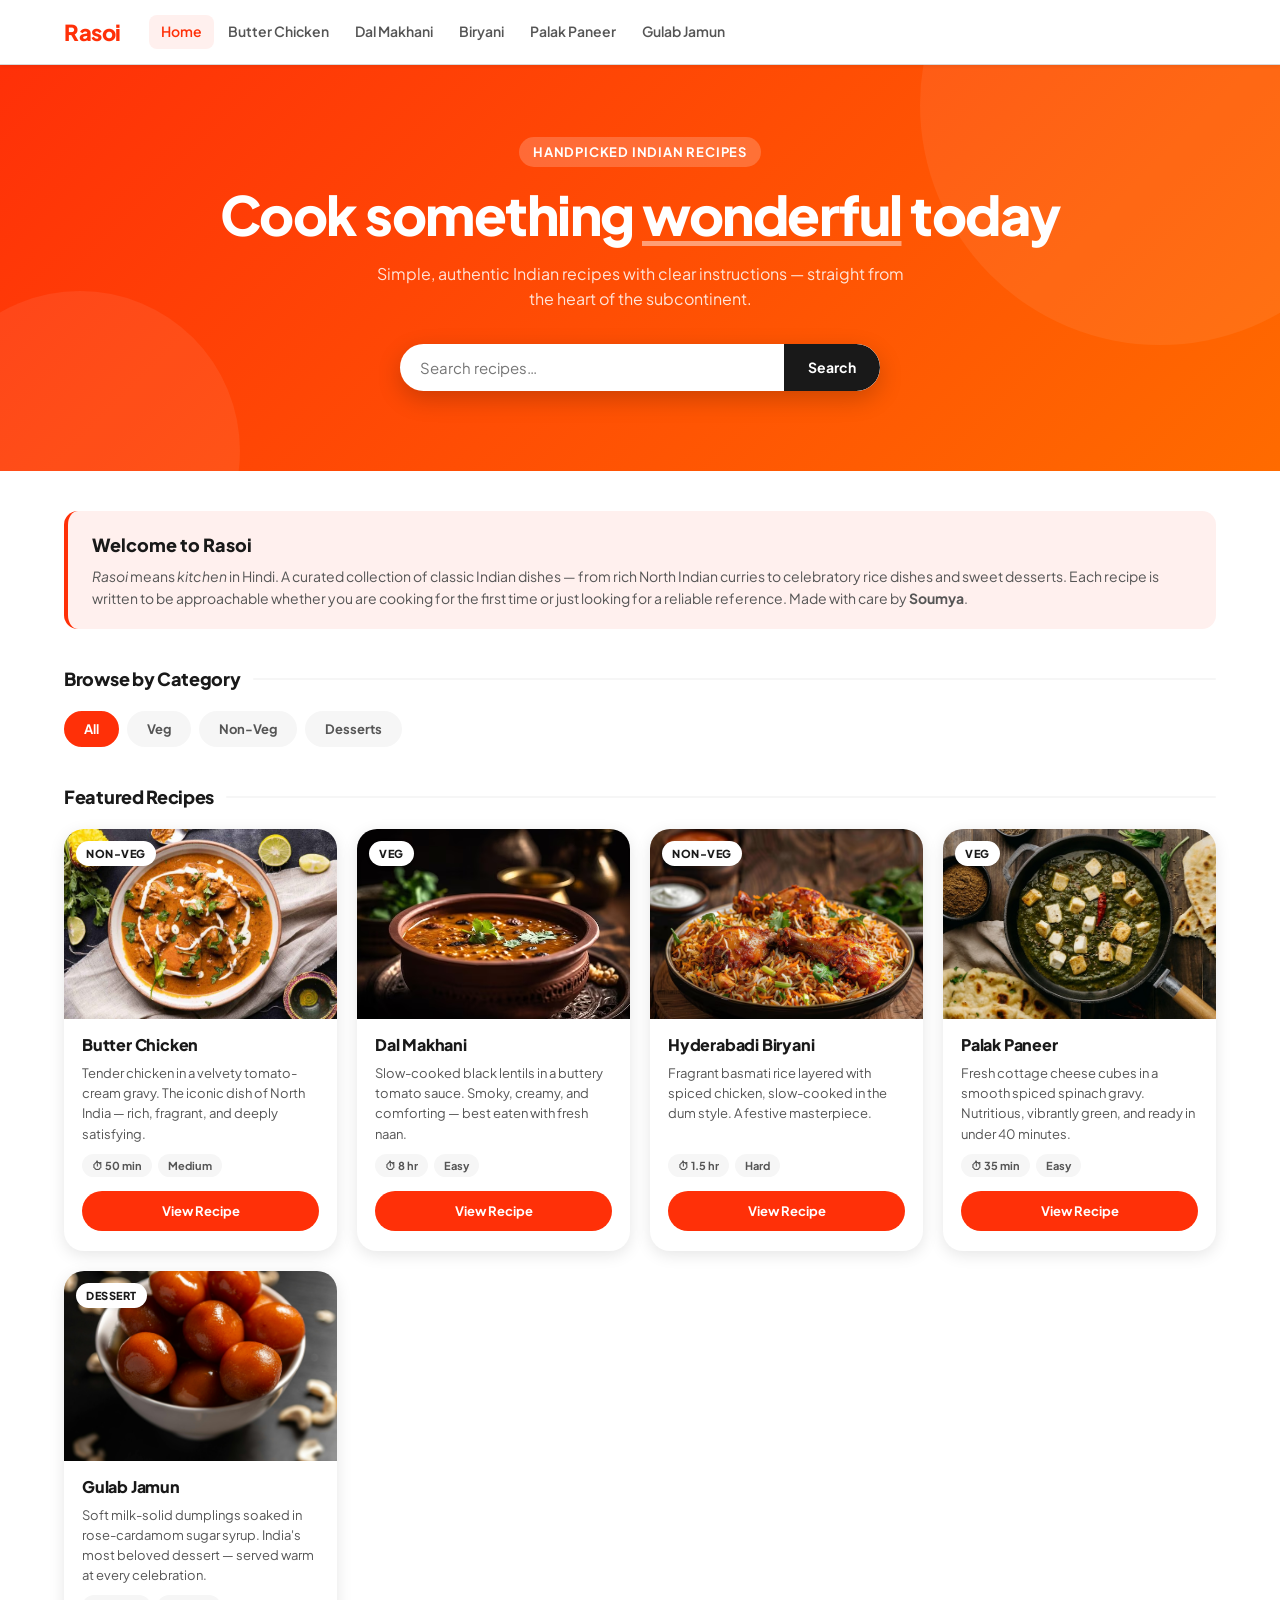
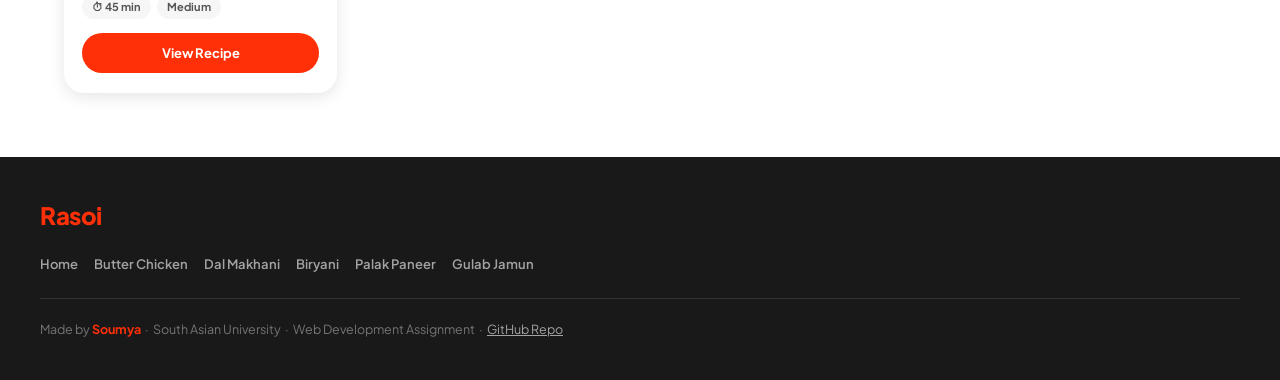
<file: index.html>
<!DOCTYPE html>
<html lang="en">
<head>
  <meta charset="UTF-8" />
  <meta name="viewport" content="width=device-width, initial-scale=1.0" />
  <title>Rasoi — Indian Recipes by Soumya</title>
  <link rel="stylesheet" href="css/styles.css" />
</head>
<body>

<!-- ── Navbar ── -->
<nav class="navbar">
  <div class="nav-inner">
    <a href="index.html" class="nav-logo">Rasoi</a>
    <div class="nav-links">
      <a href="index.html" class="active">Home</a>
      <a href="recipe1.html">Butter Chicken</a>
      <a href="recipe2.html">Dal Makhani</a>
      <a href="recipe3.html">Biryani</a>
      <a href="recipe4.html">Palak Paneer</a>
      <a href="recipe5.html">Gulab Jamun</a>
    </div>
    <label class="hamburger-label" for="menu-toggle" aria-label="Open navigation">
      <span></span><span></span><span></span>
    </label>
  </div>
  <input type="checkbox" id="menu-toggle" />  <!--  moved outside nav-inner -->
  
  <div class="nav-drawer">
    <a href="index.html" class="active">Home</a>
    <a href="recipe1.html">Butter Chicken</a>
    <a href="recipe2.html">Dal Makhani</a>
    <a href="recipe3.html">Biryani</a>
    <a href="recipe4.html">Palak Paneer</a>
    <a href="recipe5.html">Gulab Jamun</a>
  </div>
</nav>

<!-- ── Hero ── -->
<section class="hero">
  <span class="hero-eyebrow">Handpicked Indian Recipes</span>
  <h1>Cook something <em>wonderful</em> today</h1>
  <p class="hero-sub">Simple, authentic Indian recipes with clear instructions — straight from the heart of the subcontinent.</p>
  <div class="search-wrap">
    <input type="search" placeholder="Search recipes…" aria-label="Search recipes" />
    <button type="submit">Search</button>
  </div>
</section>

<div class="container">

  <!-- Intro card -->
  <div class="intro-card">
    <!-- <span class="intro-glyph">🫕</span> -->
    <div>
      <h2>Welcome to Rasoi</h2>
      <p><em>Rasoi</em> means <em>kitchen</em> in Hindi. A curated collection of classic Indian dishes — from rich North Indian curries to celebratory rice dishes and sweet desserts. Each recipe is written to be approachable whether you are cooking for the first time or just looking for a reliable reference. Made with care by <strong>Soumya</strong>.</p>
    </div>
  </div>

  <!-- Category filter -->
  <div class="ruled-label"><span>Browse by Category</span></div>
  <div class="cat-strip">
    <button class="cat-pill active">All</button>
    <button class="cat-pill">Veg</button>
    <button class="cat-pill">Non-Veg</button>
    <button class="cat-pill">Desserts</button>
  </div>

  <!-- Recipe cards -->
  <div class="ruled-label"><span>Featured Recipes</span></div>

  <div class="cards-grid">

    <!-- Butter Chicken -->
    <article class="recipe-card">
      <div class="card-img">
        <img src="./images/Butter-chicken.jpg" alt="Butter Chicken in a bowl" loading="lazy" />
        <span class="card-badge">Non-Veg</span>
      </div>
      <div class="card-body">
        <h3>Butter Chicken</h3>
        <p class="card-desc">Tender chicken in a velvety tomato-cream gravy. The iconic dish of North India — rich, fragrant, and deeply satisfying.</p>
        <div class="meta-row">
          <span class="meta-pill">⏱ 50 min</span>
          <span class="meta-pill">Medium</span>
        </div>
        <a href="recipe1.html" class="btn">View Recipe</a>
      </div>
    </article>

    <!-- Dal Makhani -->
    <article class="recipe-card">
      <div class="card-img">
        <img src="./images/Dal-makhani.jpg" alt="Dal Makhani" loading="lazy" />
        <span class="card-badge">Veg</span>
      </div>
      <div class="card-body">
        <h3>Dal Makhani</h3>
        <p class="card-desc">Slow-cooked black lentils in a buttery tomato sauce. Smoky, creamy, and comforting — best eaten with fresh naan.</p>
        <div class="meta-row">
          <span class="meta-pill">⏱ 8 hr</span>
          <span class="meta-pill">Easy</span>
        </div>
        <a href="recipe2.html" class="btn">View Recipe</a>
      </div>
    </article>

    <!-- Biryani -->
    <article class="recipe-card">
      <div class="card-img">
        <img src="./images/Biriyani.jpeg" alt="Hyderabadi Biryani" loading="lazy" />
        <span class="card-badge">Non-Veg</span>
      </div>
      <div class="card-body">
        <h3>Hyderabadi Biryani</h3>
        <p class="card-desc">Fragrant basmati rice layered with spiced chicken, slow-cooked in the dum style. A festive masterpiece.</p>
        <div class="meta-row">
          <span class="meta-pill">⏱ 1.5 hr</span>
          <span class="meta-pill">Hard</span>
        </div>
        <a href="recipe3.html" class="btn">View Recipe</a>
      </div>
    </article>

    <!-- Palak Paneer -->
    <article class="recipe-card">
      <div class="card-img">
        <img src="./images/palak paneer.jpg" alt="Palak Paneer" loading="lazy" />
        <span class="card-badge">Veg</span>
      </div>
      <div class="card-body">
        <h3>Palak Paneer</h3>
        <p class="card-desc">Fresh cottage cheese cubes in a smooth spiced spinach gravy. Nutritious, vibrantly green, and ready in under 40 minutes.</p>
        <div class="meta-row">
          <span class="meta-pill">⏱ 35 min</span>
          <span class="meta-pill">Easy</span>
        </div>
        <a href="recipe4.html" class="btn">View Recipe</a>
      </div>
    </article>

    <!-- Gulab Jamun -->
    <article class="recipe-card">
      <div class="card-img">
        <img src="./images/Gulab Jamun .jpg" alt="Gulab Jamun" loading="lazy" />
        <span class="card-badge">Dessert</span>
      </div>
      <div class="card-body">
        <h3>Gulab Jamun</h3>
        <p class="card-desc">Soft milk-solid dumplings soaked in rose-cardamom sugar syrup. India's most beloved dessert — served warm at every celebration.</p>
        <div class="meta-row">
          <span class="meta-pill">⏱ 45 min</span>
          <span class="meta-pill">Medium</span>
        </div>
        <a href="recipe5.html" class="btn">View Recipe</a>
      </div>
    </article>

  </div>

</div>

<!-- Footer -->
<footer>
  <div class="footer-inner">
    <div class="footer-logo">Rasoi</div>
    <nav class="footer-nav">
      <a href="index.html">Home</a>
      <a href="recipe1.html">Butter Chicken</a>
      <a href="recipe2.html">Dal Makhani</a>
      <a href="recipe3.html">Biryani</a>
      <a href="recipe4.html">Palak Paneer</a>
      <a href="recipe5.html">Gulab Jamun</a>
    </nav>
    <div class="footer-rule"></div>
    <p class="footer-copy">
      Made by <strong style="color:#FF3008">Soumya</strong> &nbsp;·&nbsp;
      South Asian University &nbsp;·&nbsp;
      Web Development Assignment &nbsp;·&nbsp;
      <a href="https://github.com/soumyax007/Rasoi.git" target="_blank" rel="noopener">GitHub Repo</a>
    </p>
  </div>
</footer>

</body>
</html>
</file>
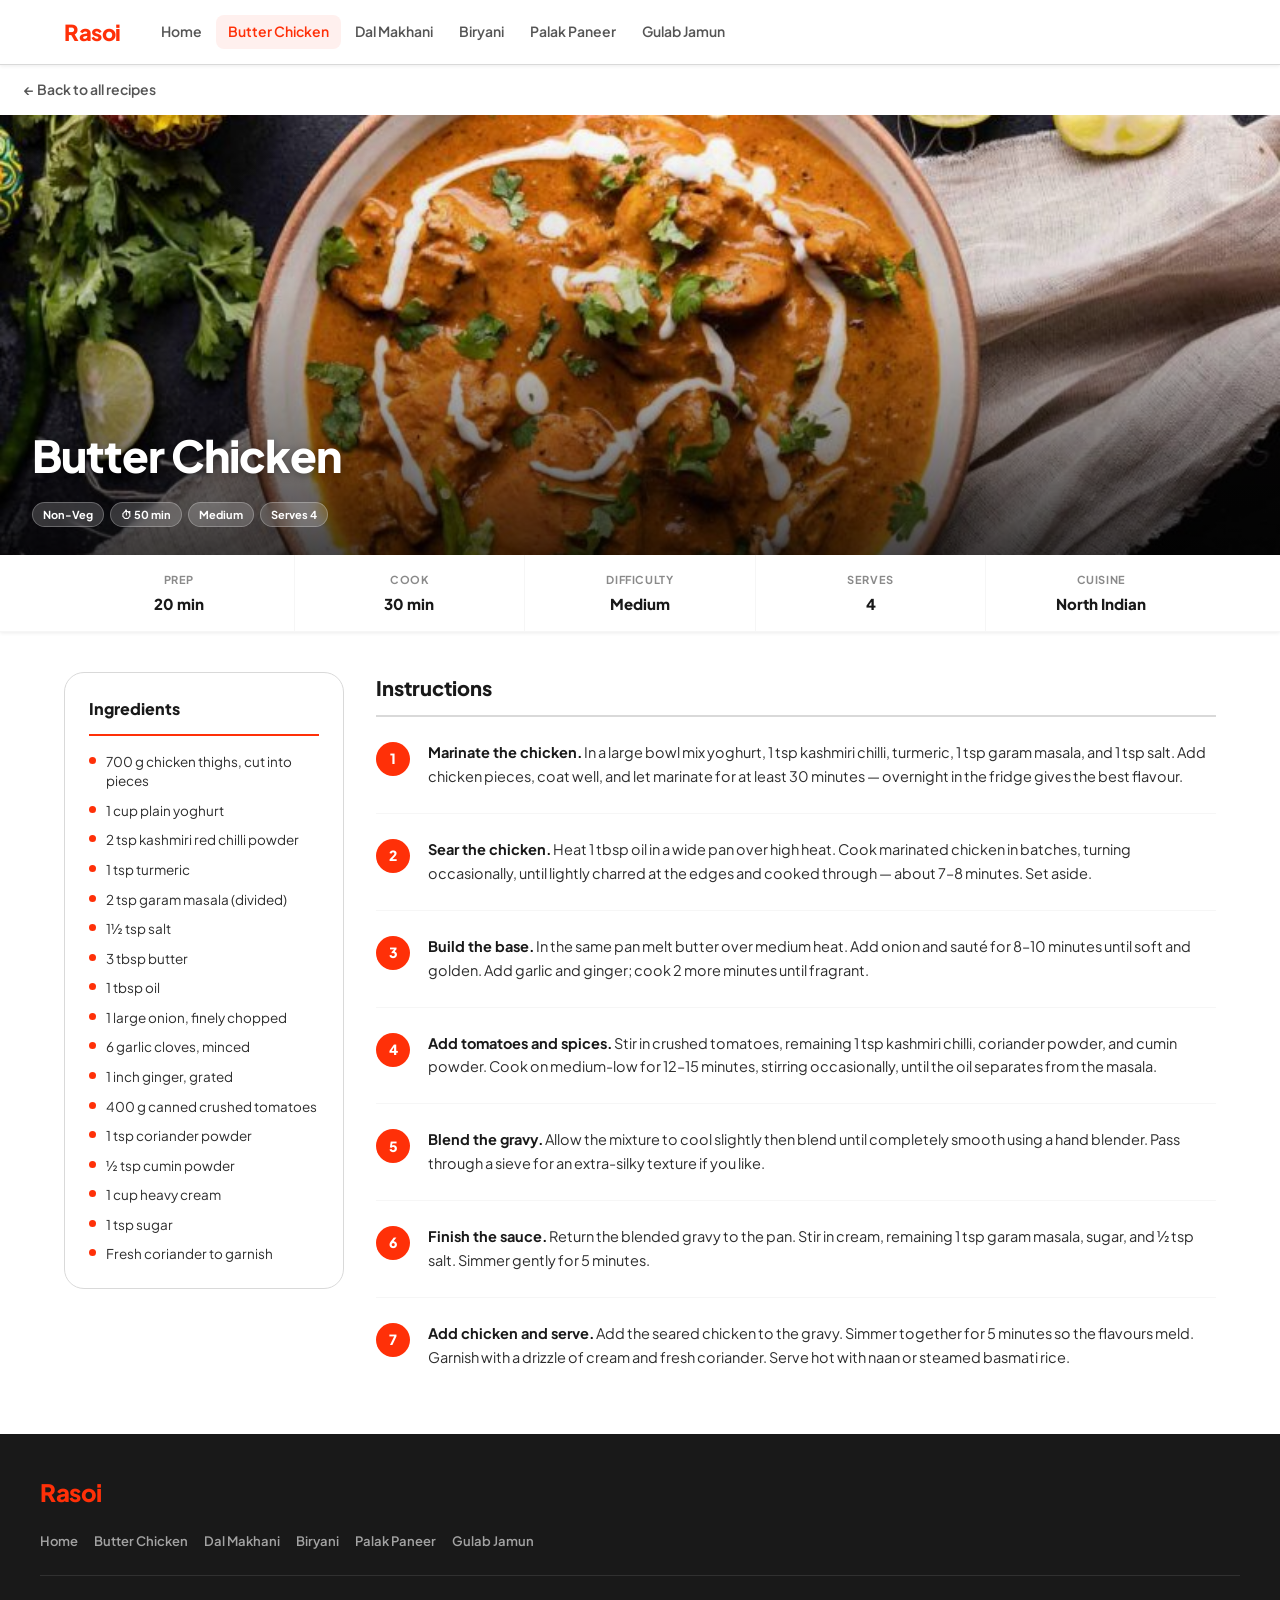
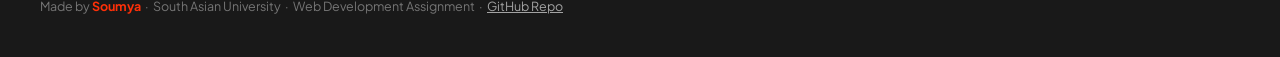
<file: recipe1.html>
<!DOCTYPE html>
<html lang="en">
<head>
  <meta charset="UTF-8" />
  <meta name="viewport" content="width=device-width, initial-scale=1.0" />
  <title>Butter Chicken — Rasoi</title>
  <link rel="stylesheet" href="css/styles.css" />
</head>
<body>

<nav class="navbar">
  <div class="nav-inner">
    <a href="index.html" class="nav-logo">Rasoi</a>
    <div class="nav-links">
      <a href="index.html">Home</a>
      <a href="recipe1.html" class="active">Butter Chicken</a>
      <a href="recipe2.html">Dal Makhani</a>
      <a href="recipe3.html">Biryani</a>
      <a href="recipe4.html">Palak Paneer</a>
      <a href="recipe5.html">Gulab Jamun</a>
    </div>
    <label class="hamburger-label" for="menu-toggle" aria-label="Open navigation">
      <span></span><span></span><span></span>
    </label>
  </div>
  <input type="checkbox" id="menu-toggle" />
  
  <div class="nav-drawer">
    <a href="index.html">Home</a>
    <a href="recipe1.html" class="active">Butter Chicken</a>
    <a href="recipe2.html">Dal Makhani</a>
    <a href="recipe3.html">Biryani</a>
    <a href="recipe4.html">Palak Paneer</a>
    <a href="recipe5.html">Gulab Jamun</a>
  </div>
</nav>

<a href="index.html" class="back-link">← Back to all recipes</a>

<div class="recipe-banner">
  <img src="./images/Butter-chicken.jpg" alt="Butter Chicken in a rich tomato cream gravy" />
  <div class="banner-overlay"></div>
  <div class="banner-title">
    <h1>Butter Chicken</h1>
    <div class="meta-row">
      <span class="meta-pill">Non-Veg</span>
      <span class="meta-pill">⏱ 50 min</span>
      <span class="meta-pill">Medium</span>
      <span class="meta-pill">Serves 4</span>
    </div>
  </div>
</div>

<div class="stats-bar">
  <div class="stats-inner">
    <div class="stat"><span class="stat-label">Prep</span><span class="stat-value">20 min</span></div>
    <div class="stat"><span class="stat-label">Cook</span><span class="stat-value">30 min</span></div>
    <div class="stat"><span class="stat-label">Difficulty</span><span class="stat-value">Medium</span></div>
    <div class="stat"><span class="stat-label">Serves</span><span class="stat-value">4</span></div>
    <div class="stat"><span class="stat-label">Cuisine</span><span class="stat-value">North Indian</span></div>
  </div>
</div>

<div class="recipe-body">
  <aside>
    <div class="sidebar-card">
      <h3>Ingredients</h3>
      <ul class="ing-list">
        <li><span class="ing-dot"></span>700 g chicken thighs, cut into pieces</li>
        <li><span class="ing-dot"></span>1 cup plain yoghurt</li>
        <li><span class="ing-dot"></span>2 tsp kashmiri red chilli powder</li>
        <li><span class="ing-dot"></span>1 tsp turmeric</li>
        <li><span class="ing-dot"></span>2 tsp garam masala (divided)</li>
        <li><span class="ing-dot"></span>1½ tsp salt</li>
        <li><span class="ing-dot"></span>3 tbsp butter</li>
        <li><span class="ing-dot"></span>1 tbsp oil</li>
        <li><span class="ing-dot"></span>1 large onion, finely chopped</li>
        <li><span class="ing-dot"></span>6 garlic cloves, minced</li>
        <li><span class="ing-dot"></span>1 inch ginger, grated</li>
        <li><span class="ing-dot"></span>400 g canned crushed tomatoes</li>
        <li><span class="ing-dot"></span>1 tsp coriander powder</li>
        <li><span class="ing-dot"></span>½ tsp cumin powder</li>
        <li><span class="ing-dot"></span>1 cup heavy cream</li>
        <li><span class="ing-dot"></span>1 tsp sugar</li>
        <li><span class="ing-dot"></span>Fresh coriander to garnish</li>
      </ul>
    </div>
  </aside>

  <main class="instructions-section">
    <h3>Instructions</h3>
    <div class="step"><span class="step-n">1</span><p><strong>Marinate the chicken.</strong> In a large bowl mix yoghurt, 1 tsp kashmiri chilli, turmeric, 1 tsp garam masala, and 1 tsp salt. Add chicken pieces, coat well, and let marinate for at least 30 minutes — overnight in the fridge gives the best flavour.</p></div>
    <div class="step"><span class="step-n">2</span><p><strong>Sear the chicken.</strong> Heat 1 tbsp oil in a wide pan over high heat. Cook marinated chicken in batches, turning occasionally, until lightly charred at the edges and cooked through — about 7–8 minutes. Set aside.</p></div>
    <div class="step"><span class="step-n">3</span><p><strong>Build the base.</strong> In the same pan melt butter over medium heat. Add onion and sauté for 8–10 minutes until soft and golden. Add garlic and ginger; cook 2 more minutes until fragrant.</p></div>
    <div class="step"><span class="step-n">4</span><p><strong>Add tomatoes and spices.</strong> Stir in crushed tomatoes, remaining 1 tsp kashmiri chilli, coriander powder, and cumin powder. Cook on medium-low for 12–15 minutes, stirring occasionally, until the oil separates from the masala.</p></div>
    <div class="step"><span class="step-n">5</span><p><strong>Blend the gravy.</strong> Allow the mixture to cool slightly then blend until completely smooth using a hand blender. Pass through a sieve for an extra-silky texture if you like.</p></div>
    <div class="step"><span class="step-n">6</span><p><strong>Finish the sauce.</strong> Return the blended gravy to the pan. Stir in cream, remaining 1 tsp garam masala, sugar, and ½ tsp salt. Simmer gently for 5 minutes.</p></div>
    <div class="step"><span class="step-n">7</span><p><strong>Add chicken and serve.</strong> Add the seared chicken to the gravy. Simmer together for 5 minutes so the flavours meld. Garnish with a drizzle of cream and fresh coriander. Serve hot with naan or steamed basmati rice.</p></div>
  </main>
</div>

<footer>
  <div class="footer-inner">
    <div class="footer-logo">Rasoi</div>
    <nav class="footer-nav">
      <a href="index.html">Home</a>
      <a href="recipe1.html">Butter Chicken</a>
      <a href="recipe2.html">Dal Makhani</a>
      <a href="recipe3.html">Biryani</a>
      <a href="recipe4.html">Palak Paneer</a>
      <a href="recipe5.html">Gulab Jamun</a>
    </nav>
    <div class="footer-rule"></div>
    <p class="footer-copy">Made by <strong style="color:#FF3008">Soumya</strong> &nbsp;·&nbsp; South Asian University &nbsp;·&nbsp; Web Development Assignment &nbsp;·&nbsp; <a href="https://github.com/soumyax007/Rasoi.git" target="_blank" rel="noopener">GitHub Repo</a></p>
  </div>
</footer>

</body>
</html>
</file>
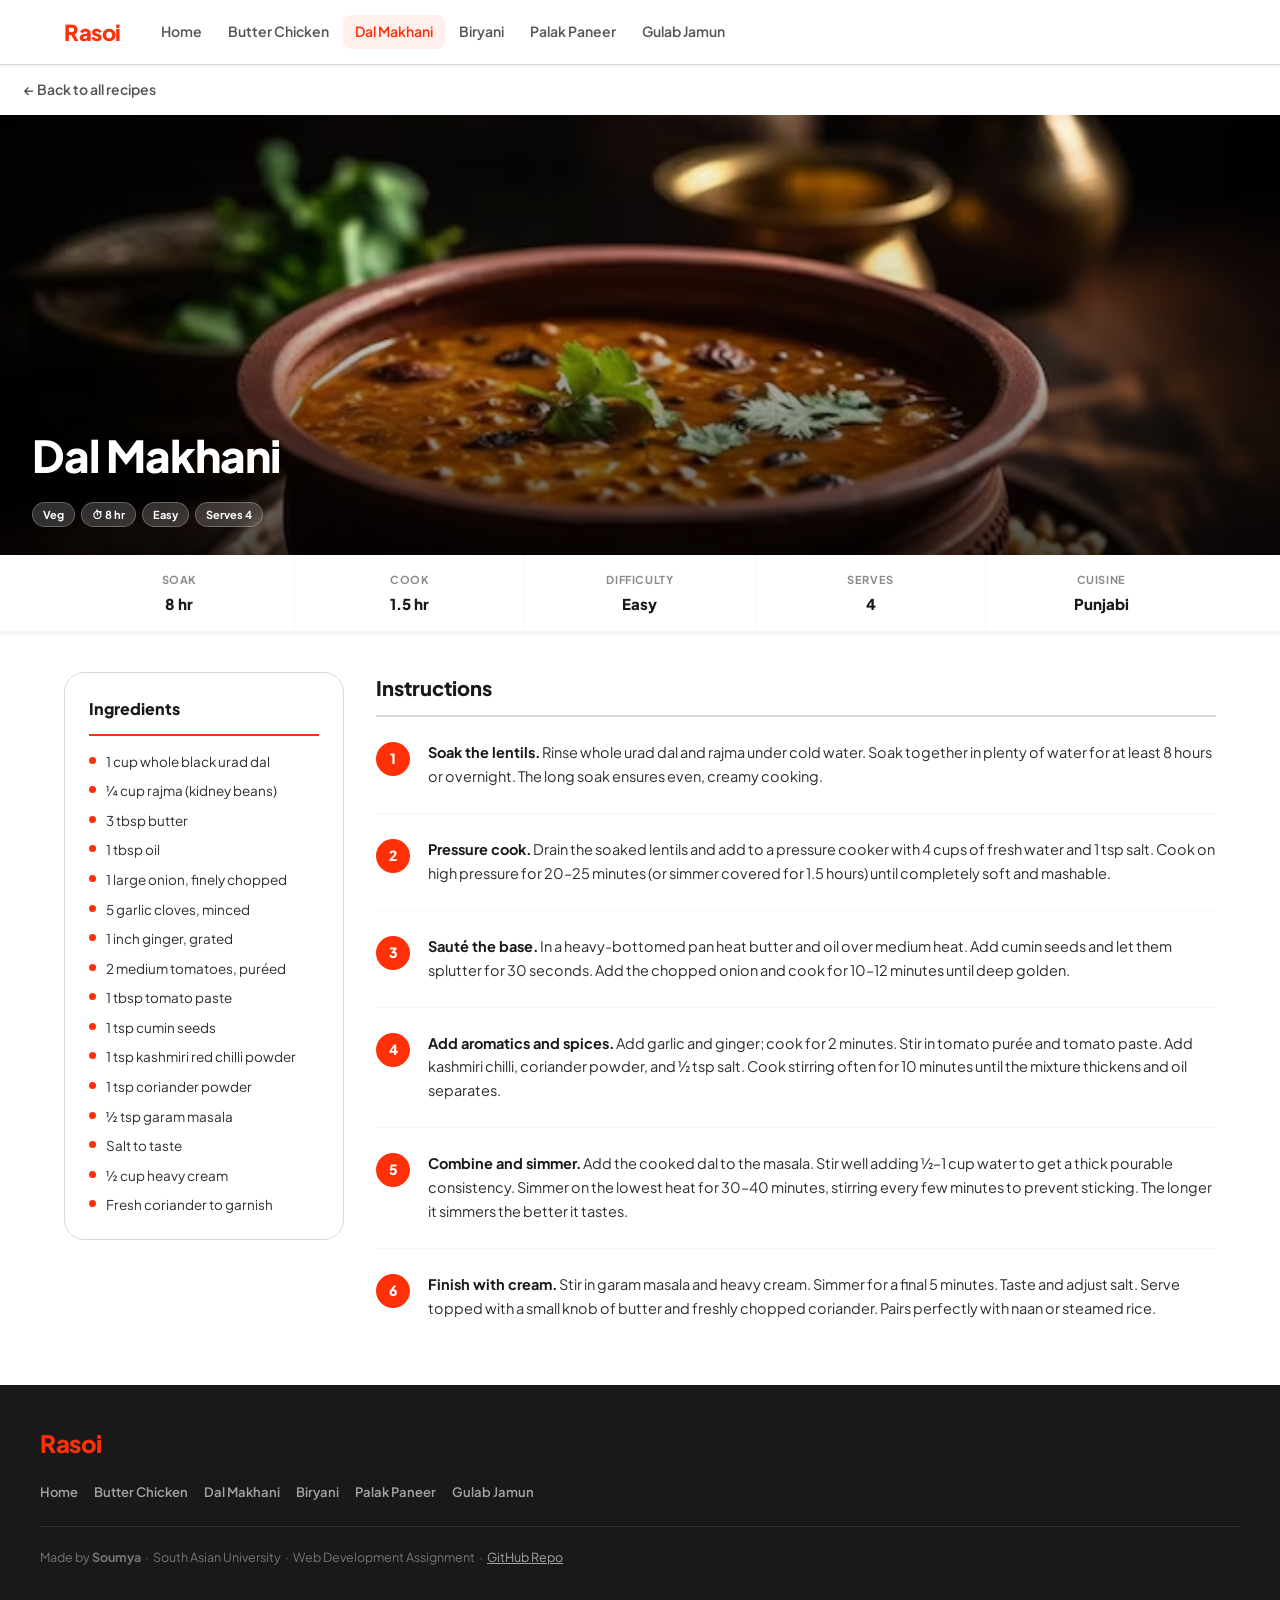
<file: recipe2.html>
<!DOCTYPE html>
<html lang="en">
<head>
  <meta charset="UTF-8" />
  <meta name="viewport" content="width=device-width, initial-scale=1.0" />
  <title>Dal Makhani — Rasoi</title>
  <link rel="stylesheet" href="css/styles.css" />
</head>
<body>

<nav class="navbar">
  <div class="nav-inner">
    <a href="index.html" class="nav-logo">Rasoi</a>
    <div class="nav-links">
      <a href="index.html">Home</a>
      <a href="recipe1.html">Butter Chicken</a>
      <a href="recipe2.html" class="active">Dal Makhani</a>
      <a href="recipe3.html">Biryani</a>
      <a href="recipe4.html">Palak Paneer</a>
      <a href="recipe5.html">Gulab Jamun</a>
    </div>
    <label class="hamburger-label" for="menu-toggle" aria-label="Open navigation">
      <span></span><span></span><span></span>
    </label>
  </div>
  <input type="checkbox" id="menu-toggle" />
  
  <div class="nav-drawer">
    <a href="index.html">Home</a>
    <a href="recipe1.html">Butter Chicken</a>
    <a href="recipe2.html" class="active">Dal Makhani</a>
    <a href="recipe3.html">Biryani</a>
    <a href="recipe4.html">Palak Paneer</a>
    <a href="recipe5.html">Gulab Jamun</a>
  </div>
</nav>

<a href="index.html" class="back-link">← Back to all recipes</a>

<div class="recipe-banner">
  <img
    src="./images/Dal-makhani.jpg"
    alt="Dal Makhani, creamy black lentils"
  />
  <div class="banner-overlay"></div>
  <div class="banner-title">
    <h1>Dal Makhani</h1>
    <div class="meta-row">
      <span class="meta-pill">Veg</span>
      <span class="meta-pill">⏱ 8 hr</span>
      <span class="meta-pill">Easy</span>
      <span class="meta-pill">Serves 4</span>
    </div>
  </div>
</div>

<div class="stats-bar">
  <div class="stats-inner">
    <div class="stat"><span class="stat-label">Soak</span><span class="stat-value">8 hr</span></div>
    <div class="stat"><span class="stat-label">Cook</span><span class="stat-value">1.5 hr</span></div>
    <div class="stat"><span class="stat-label">Difficulty</span><span class="stat-value">Easy</span></div>
    <div class="stat"><span class="stat-label">Serves</span><span class="stat-value">4</span></div>
    <div class="stat"><span class="stat-label">Cuisine</span><span class="stat-value">Punjabi</span></div>
  </div>
</div>

<div class="recipe-body">

  <aside>
    <div class="sidebar-card">
      <h3>Ingredients</h3>
      <ul class="ing-list">
        <li><span class="ing-dot"></span>1 cup whole black urad dal</li>
        <li><span class="ing-dot"></span>¼ cup rajma (kidney beans)</li>
        <li><span class="ing-dot"></span>3 tbsp butter</li>
        <li><span class="ing-dot"></span>1 tbsp oil</li>
        <li><span class="ing-dot"></span>1 large onion, finely chopped</li>
        <li><span class="ing-dot"></span>5 garlic cloves, minced</li>
        <li><span class="ing-dot"></span>1 inch ginger, grated</li>
        <li><span class="ing-dot"></span>2 medium tomatoes, puréed</li>
        <li><span class="ing-dot"></span>1 tbsp tomato paste</li>
        <li><span class="ing-dot"></span>1 tsp cumin seeds</li>
        <li><span class="ing-dot"></span>1 tsp kashmiri red chilli powder</li>
        <li><span class="ing-dot"></span>1 tsp coriander powder</li>
        <li><span class="ing-dot"></span>½ tsp garam masala</li>
        <li><span class="ing-dot"></span>Salt to taste</li>
        <li><span class="ing-dot"></span>½ cup heavy cream</li>
        <li><span class="ing-dot"></span>Fresh coriander to garnish</li>
      </ul>
    </div>
  </aside>

  <main class="instructions-section">
    <h3>Instructions</h3>

    <div class="step">
      <span class="step-n">1</span>
      <p><strong>Soak the lentils.</strong> Rinse whole urad dal and rajma under cold water. Soak together in plenty of water for at least 8 hours or overnight. The long soak ensures even, creamy cooking.</p>
    </div>

    <div class="step">
      <span class="step-n">2</span>
      <p><strong>Pressure cook.</strong> Drain the soaked lentils and add to a pressure cooker with 4 cups of fresh water and 1 tsp salt. Cook on high pressure for 20–25 minutes (or simmer covered for 1.5 hours) until completely soft and mashable.</p>
    </div>

    <div class="step">
      <span class="step-n">3</span>
      <p><strong>Sauté the base.</strong> In a heavy-bottomed pan heat butter and oil over medium heat. Add cumin seeds and let them splutter for 30 seconds. Add the chopped onion and cook for 10–12 minutes until deep golden.</p>
    </div>

    <div class="step">
      <span class="step-n">4</span>
      <p><strong>Add aromatics and spices.</strong> Add garlic and ginger; cook for 2 minutes. Stir in tomato purée and tomato paste. Add kashmiri chilli, coriander powder, and ½ tsp salt. Cook stirring often for 10 minutes until the mixture thickens and oil separates.</p>
    </div>

    <div class="step">
      <span class="step-n">5</span>
      <p><strong>Combine and simmer.</strong> Add the cooked dal to the masala. Stir well adding ½–1 cup water to get a thick pourable consistency. Simmer on the lowest heat for 30–40 minutes, stirring every few minutes to prevent sticking. The longer it simmers the better it tastes.</p>
    </div>

    <div class="step">
      <span class="step-n">6</span>
      <p><strong>Finish with cream.</strong> Stir in garam masala and heavy cream. Simmer for a final 5 minutes. Taste and adjust salt. Serve topped with a small knob of butter and freshly chopped coriander. Pairs perfectly with naan or steamed rice.</p>
    </div>
  </main>

</div>

<footer>
  <div class="footer-inner">
    <div class="footer-logo">Rasoi</div>
    <nav class="footer-nav">
      <a href="index.html">Home</a>
      <a href="recipe1.html">Butter Chicken</a>
      <a href="recipe2.html">Dal Makhani</a>
      <a href="recipe3.html">Biryani</a>
      <a href="recipe4.html">Palak Paneer</a>
      <a href="recipe5.html">Gulab Jamun</a>
    </nav>
    <div class="footer-rule"></div>
    <p class="footer-copy">
      Made by <strong style="color:var(--accent)">Soumya</strong> &nbsp;·&nbsp;
      South Asian University &nbsp;·&nbsp;
      Web Development Assignment &nbsp;·&nbsp;
      <a href="https://github.com/soumyax007/Rasoi.git" target="_blank" rel="noopener">GitHub Repo</a>
    </p>
  </div>
</footer>


</body>
</html>
</file>
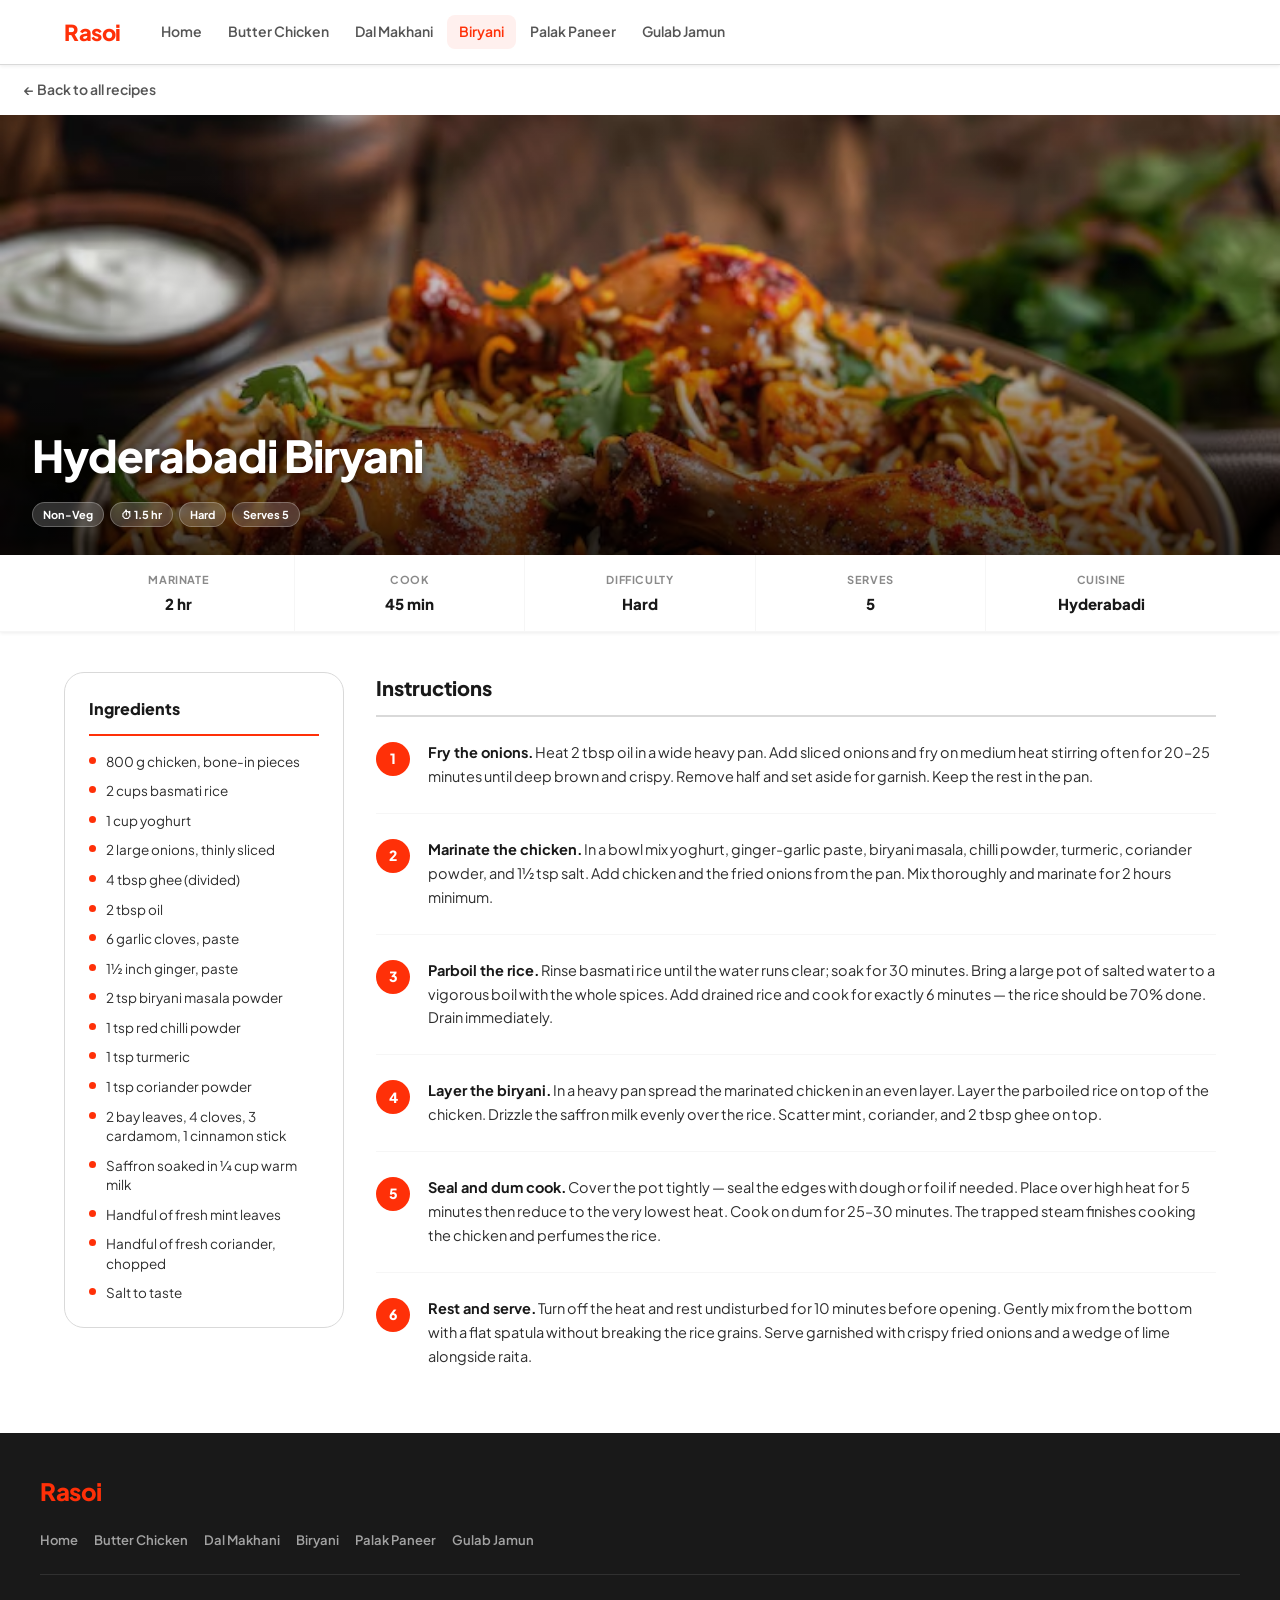
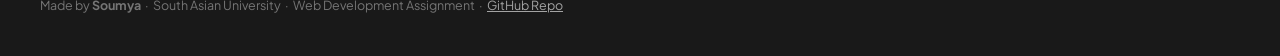
<file: recipe3.html>
<!DOCTYPE html>
<html lang="en">
<head>
  <meta charset="UTF-8" />
  <meta name="viewport" content="width=device-width, initial-scale=1.0" />
  <title>Hyderabadi Biryani — Rasoi</title>
  <link rel="stylesheet" href="css/styles.css" />
</head>
<body>

<nav class="navbar">
  <div class="nav-inner">
    <a href="index.html" class="nav-logo">Rasoi</a>
    <div class="nav-links">
      <a href="index.html">Home</a>
      <a href="recipe1.html">Butter Chicken</a>
      <a href="recipe2.html">Dal Makhani</a>
      <a href="recipe3.html" class="active">Biryani</a>
      <a href="recipe4.html">Palak Paneer</a>
      <a href="recipe5.html">Gulab Jamun</a>
    </div>
    <label class="hamburger-label" for="menu-toggle" aria-label="Open navigation">
      <span></span><span></span><span></span>
    </label>
  </div>
  <input type="checkbox" id="menu-toggle" />
  
  <div class="nav-drawer">
    <a href="index.html">Home</a>
    <a href="recipe1.html">Butter Chicken</a>
    <a href="recipe2.html">Dal Makhani</a>
    <a href="recipe3.html" class="active">Biryani</a>
    <a href="recipe4.html">Palak Paneer</a>
    <a href="recipe5.html">Gulab Jamun</a>
  </div>
</nav>

<a href="index.html" class="back-link">← Back to all recipes</a>

<div class="recipe-banner">
  <img
    src="./images/Biriyani.jpeg"
    alt="Hyderabadi Biryani"
  />
  <div class="banner-overlay"></div>
  <div class="banner-title">
    <h1>Hyderabadi Biryani</h1>
    <div class="meta-row">
      <span class="meta-pill">Non-Veg</span>
      <span class="meta-pill">⏱ 1.5 hr</span>
      <span class="meta-pill">Hard</span>
      <span class="meta-pill">Serves 5</span>
    </div>
  </div>
</div>

<div class="stats-bar">
  <div class="stats-inner">
    <div class="stat"><span class="stat-label">Marinate</span><span class="stat-value">2 hr</span></div>
    <div class="stat"><span class="stat-label">Cook</span><span class="stat-value">45 min</span></div>
    <div class="stat"><span class="stat-label">Difficulty</span><span class="stat-value">Hard</span></div>
    <div class="stat"><span class="stat-label">Serves</span><span class="stat-value">5</span></div>
    <div class="stat"><span class="stat-label">Cuisine</span><span class="stat-value">Hyderabadi</span></div>
  </div>
</div>

<div class="recipe-body">

  <aside>
    <div class="sidebar-card">
      <h3>Ingredients</h3>
      <ul class="ing-list">
        <li><span class="ing-dot"></span>800 g chicken, bone-in pieces</li>
        <li><span class="ing-dot"></span>2 cups basmati rice</li>
        <li><span class="ing-dot"></span>1 cup yoghurt</li>
        <li><span class="ing-dot"></span>2 large onions, thinly sliced</li>
        <li><span class="ing-dot"></span>4 tbsp ghee (divided)</li>
        <li><span class="ing-dot"></span>2 tbsp oil</li>
        <li><span class="ing-dot"></span>6 garlic cloves, paste</li>
        <li><span class="ing-dot"></span>1½ inch ginger, paste</li>
        <li><span class="ing-dot"></span>2 tsp biryani masala powder</li>
        <li><span class="ing-dot"></span>1 tsp red chilli powder</li>
        <li><span class="ing-dot"></span>1 tsp turmeric</li>
        <li><span class="ing-dot"></span>1 tsp coriander powder</li>
        <li><span class="ing-dot"></span>2 bay leaves, 4 cloves, 3 cardamom, 1 cinnamon stick</li>
        <li><span class="ing-dot"></span>Saffron soaked in ¼ cup warm milk</li>
        <li><span class="ing-dot"></span>Handful of fresh mint leaves</li>
        <li><span class="ing-dot"></span>Handful of fresh coriander, chopped</li>
        <li><span class="ing-dot"></span>Salt to taste</li>
      </ul>
    </div>
  </aside>

  <main class="instructions-section">
    <h3>Instructions</h3>

    <div class="step">
      <span class="step-n">1</span>
      <p><strong>Fry the onions.</strong> Heat 2 tbsp oil in a wide heavy pan. Add sliced onions and fry on medium heat stirring often for 20–25 minutes until deep brown and crispy. Remove half and set aside for garnish. Keep the rest in the pan.</p>
    </div>

    <div class="step">
      <span class="step-n">2</span>
      <p><strong>Marinate the chicken.</strong> In a bowl mix yoghurt, ginger-garlic paste, biryani masala, chilli powder, turmeric, coriander powder, and 1½ tsp salt. Add chicken and the fried onions from the pan. Mix thoroughly and marinate for 2 hours minimum.</p>
    </div>

    <div class="step">
      <span class="step-n">3</span>
      <p><strong>Parboil the rice.</strong> Rinse basmati rice until the water runs clear; soak for 30 minutes. Bring a large pot of salted water to a vigorous boil with the whole spices. Add drained rice and cook for exactly 6 minutes — the rice should be 70% done. Drain immediately.</p>
    </div>

    <div class="step">
      <span class="step-n">4</span>
      <p><strong>Layer the biryani.</strong> In a heavy pan spread the marinated chicken in an even layer. Layer the parboiled rice on top of the chicken. Drizzle the saffron milk evenly over the rice. Scatter mint, coriander, and 2 tbsp ghee on top.</p>
    </div>

    <div class="step">
      <span class="step-n">5</span>
      <p><strong>Seal and dum cook.</strong> Cover the pot tightly — seal the edges with dough or foil if needed. Place over high heat for 5 minutes then reduce to the very lowest heat. Cook on dum for 25–30 minutes. The trapped steam finishes cooking the chicken and perfumes the rice.</p>
    </div>

    <div class="step">
      <span class="step-n">6</span>
      <p><strong>Rest and serve.</strong> Turn off the heat and rest undisturbed for 10 minutes before opening. Gently mix from the bottom with a flat spatula without breaking the rice grains. Serve garnished with crispy fried onions and a wedge of lime alongside raita.</p>
    </div>
  </main>

</div>

<footer>
  <div class="footer-inner">
    <div class="footer-logo">Rasoi</div>
    <nav class="footer-nav">
      <a href="index.html">Home</a>
      <a href="recipe1.html">Butter Chicken</a>
      <a href="recipe2.html">Dal Makhani</a>
      <a href="recipe3.html">Biryani</a>
      <a href="recipe4.html">Palak Paneer</a>
      <a href="recipe5.html">Gulab Jamun</a>
    </nav>
    <div class="footer-rule"></div>
    <p class="footer-copy">
      Made by <strong style="color:var(--accent)">Soumya</strong> &nbsp;·&nbsp;
      South Asian University &nbsp;·&nbsp;
      Web Development Assignment &nbsp;·&nbsp;
      <a href="https://github.com/soumyax007/Rasoi.git" target="_blank" rel="noopener">GitHub Repo</a>
    </p>
  </div>
</footer>


</body>
</html>
</file>
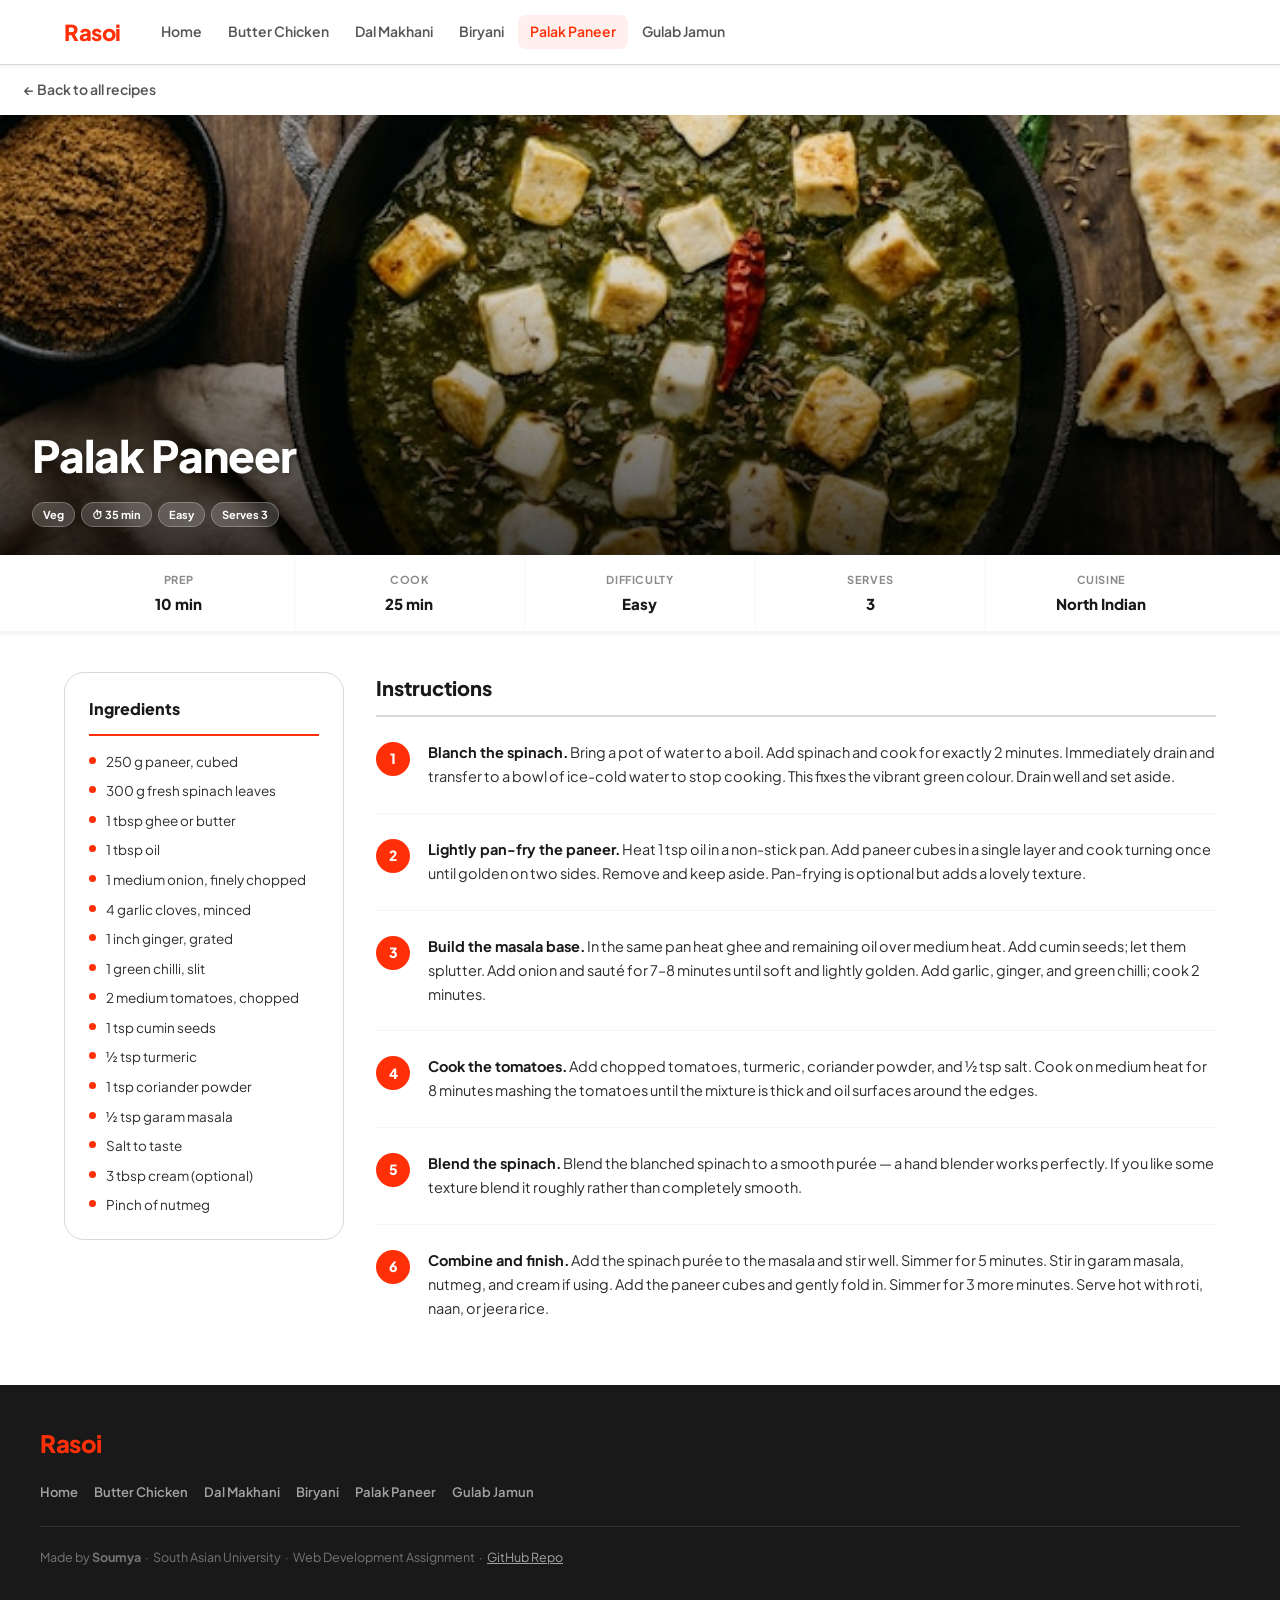
<file: recipe4.html>
<!DOCTYPE html>
<html lang="en">
<head>
  <meta charset="UTF-8" />
  <meta name="viewport" content="width=device-width, initial-scale=1.0" />
  <title>Palak Paneer — Rasoi</title>
  <link rel="stylesheet" href="css/styles.css" />
</head>
<body>

<nav class="navbar">
  <div class="nav-inner">
    <a href="index.html" class="nav-logo">Rasoi</a>
    <div class="nav-links">
      <a href="index.html">Home</a>
      <a href="recipe1.html">Butter Chicken</a>
      <a href="recipe2.html">Dal Makhani</a>
      <a href="recipe3.html">Biryani</a>
      <a href="recipe4.html" class="active">Palak Paneer</a>
      <a href="recipe5.html">Gulab Jamun</a>
    </div>
    <label class="hamburger-label" for="menu-toggle" aria-label="Open navigation">
      <span></span><span></span><span></span>
    </label>
  </div>
  <input type="checkbox" id="menu-toggle" />
  
  <div class="nav-drawer">
    <a href="index.html">Home</a>
    <a href="recipe1.html">Butter Chicken</a>
    <a href="recipe2.html">Dal Makhani</a>
    <a href="recipe3.html">Biryani</a>
    <a href="recipe4.html" class="active">Palak Paneer</a>
    <a href="recipe5.html">Gulab Jamun</a>
  </div>
</nav>

<a href="index.html" class="back-link">← Back to all recipes</a>

<div class="recipe-banner">
  <!-- correct palak paneer image -->
  <img
    src="./images/palak paneer.jpg"
    alt="Palak Paneer, paneer in green spinach gravy"
  />
  <div class="banner-overlay"></div>
  <div class="banner-title">
    <h1>Palak Paneer</h1>
    <div class="meta-row">
      <span class="meta-pill">Veg</span>
      <span class="meta-pill">⏱ 35 min</span>
      <span class="meta-pill">Easy</span>
      <span class="meta-pill">Serves 3</span>
    </div>
  </div>
</div>

<div class="stats-bar">
  <div class="stats-inner">
    <div class="stat"><span class="stat-label">Prep</span><span class="stat-value">10 min</span></div>
    <div class="stat"><span class="stat-label">Cook</span><span class="stat-value">25 min</span></div>
    <div class="stat"><span class="stat-label">Difficulty</span><span class="stat-value">Easy</span></div>
    <div class="stat"><span class="stat-label">Serves</span><span class="stat-value">3</span></div>
    <div class="stat"><span class="stat-label">Cuisine</span><span class="stat-value">North Indian</span></div>
  </div>
</div>

<div class="recipe-body">

  <aside>
    <div class="sidebar-card">
      <h3>Ingredients</h3>
      <ul class="ing-list">
        <li><span class="ing-dot"></span>250 g paneer, cubed</li>
        <li><span class="ing-dot"></span>300 g fresh spinach leaves</li>
        <li><span class="ing-dot"></span>1 tbsp ghee or butter</li>
        <li><span class="ing-dot"></span>1 tbsp oil</li>
        <li><span class="ing-dot"></span>1 medium onion, finely chopped</li>
        <li><span class="ing-dot"></span>4 garlic cloves, minced</li>
        <li><span class="ing-dot"></span>1 inch ginger, grated</li>
        <li><span class="ing-dot"></span>1 green chilli, slit</li>
        <li><span class="ing-dot"></span>2 medium tomatoes, chopped</li>
        <li><span class="ing-dot"></span>1 tsp cumin seeds</li>
        <li><span class="ing-dot"></span>½ tsp turmeric</li>
        <li><span class="ing-dot"></span>1 tsp coriander powder</li>
        <li><span class="ing-dot"></span>½ tsp garam masala</li>
        <li><span class="ing-dot"></span>Salt to taste</li>
        <li><span class="ing-dot"></span>3 tbsp cream (optional)</li>
        <li><span class="ing-dot"></span>Pinch of nutmeg</li>
      </ul>
    </div>
  </aside>

  <main class="instructions-section">
    <h3>Instructions</h3>

    <div class="step">
      <span class="step-n">1</span>
      <p><strong>Blanch the spinach.</strong> Bring a pot of water to a boil. Add spinach and cook for exactly 2 minutes. Immediately drain and transfer to a bowl of ice-cold water to stop cooking. This fixes the vibrant green colour. Drain well and set aside.</p>
    </div>

    <div class="step">
      <span class="step-n">2</span>
      <p><strong>Lightly pan-fry the paneer.</strong> Heat 1 tsp oil in a non-stick pan. Add paneer cubes in a single layer and cook turning once until golden on two sides. Remove and keep aside. Pan-frying is optional but adds a lovely texture.</p>
    </div>

    <div class="step">
      <span class="step-n">3</span>
      <p><strong>Build the masala base.</strong> In the same pan heat ghee and remaining oil over medium heat. Add cumin seeds; let them splutter. Add onion and sauté for 7–8 minutes until soft and lightly golden. Add garlic, ginger, and green chilli; cook 2 minutes.</p>
    </div>

    <div class="step">
      <span class="step-n">4</span>
      <p><strong>Cook the tomatoes.</strong> Add chopped tomatoes, turmeric, coriander powder, and ½ tsp salt. Cook on medium heat for 8 minutes mashing the tomatoes until the mixture is thick and oil surfaces around the edges.</p>
    </div>

    <div class="step">
      <span class="step-n">5</span>
      <p><strong>Blend the spinach.</strong> Blend the blanched spinach to a smooth purée — a hand blender works perfectly. If you like some texture blend it roughly rather than completely smooth.</p>
    </div>

    <div class="step">
      <span class="step-n">6</span>
      <p><strong>Combine and finish.</strong> Add the spinach purée to the masala and stir well. Simmer for 5 minutes. Stir in garam masala, nutmeg, and cream if using. Add the paneer cubes and gently fold in. Simmer for 3 more minutes. Serve hot with roti, naan, or jeera rice.</p>
    </div>
  </main>

</div>

<footer>
  <div class="footer-inner">
    <div class="footer-logo">Rasoi</div>
    <nav class="footer-nav">
      <a href="index.html">Home</a>
      <a href="recipe1.html">Butter Chicken</a>
      <a href="recipe2.html">Dal Makhani</a>
      <a href="recipe3.html">Biryani</a>
      <a href="recipe4.html">Palak Paneer</a>
      <a href="recipe5.html">Gulab Jamun</a>
    </nav>
    <div class="footer-rule"></div>
    <p class="footer-copy">
      Made by <strong style="color:var(--accent)">Soumya</strong> &nbsp;·&nbsp;
      South Asian University &nbsp;·&nbsp;
      Web Development Assignment &nbsp;·&nbsp;
      <a href="https://github.com/soumyax007/Rasoi.git" target="_blank" rel="noopener">GitHub Repo</a>
    </p>
  </div>
</footer>


</body>
</html>
</file>
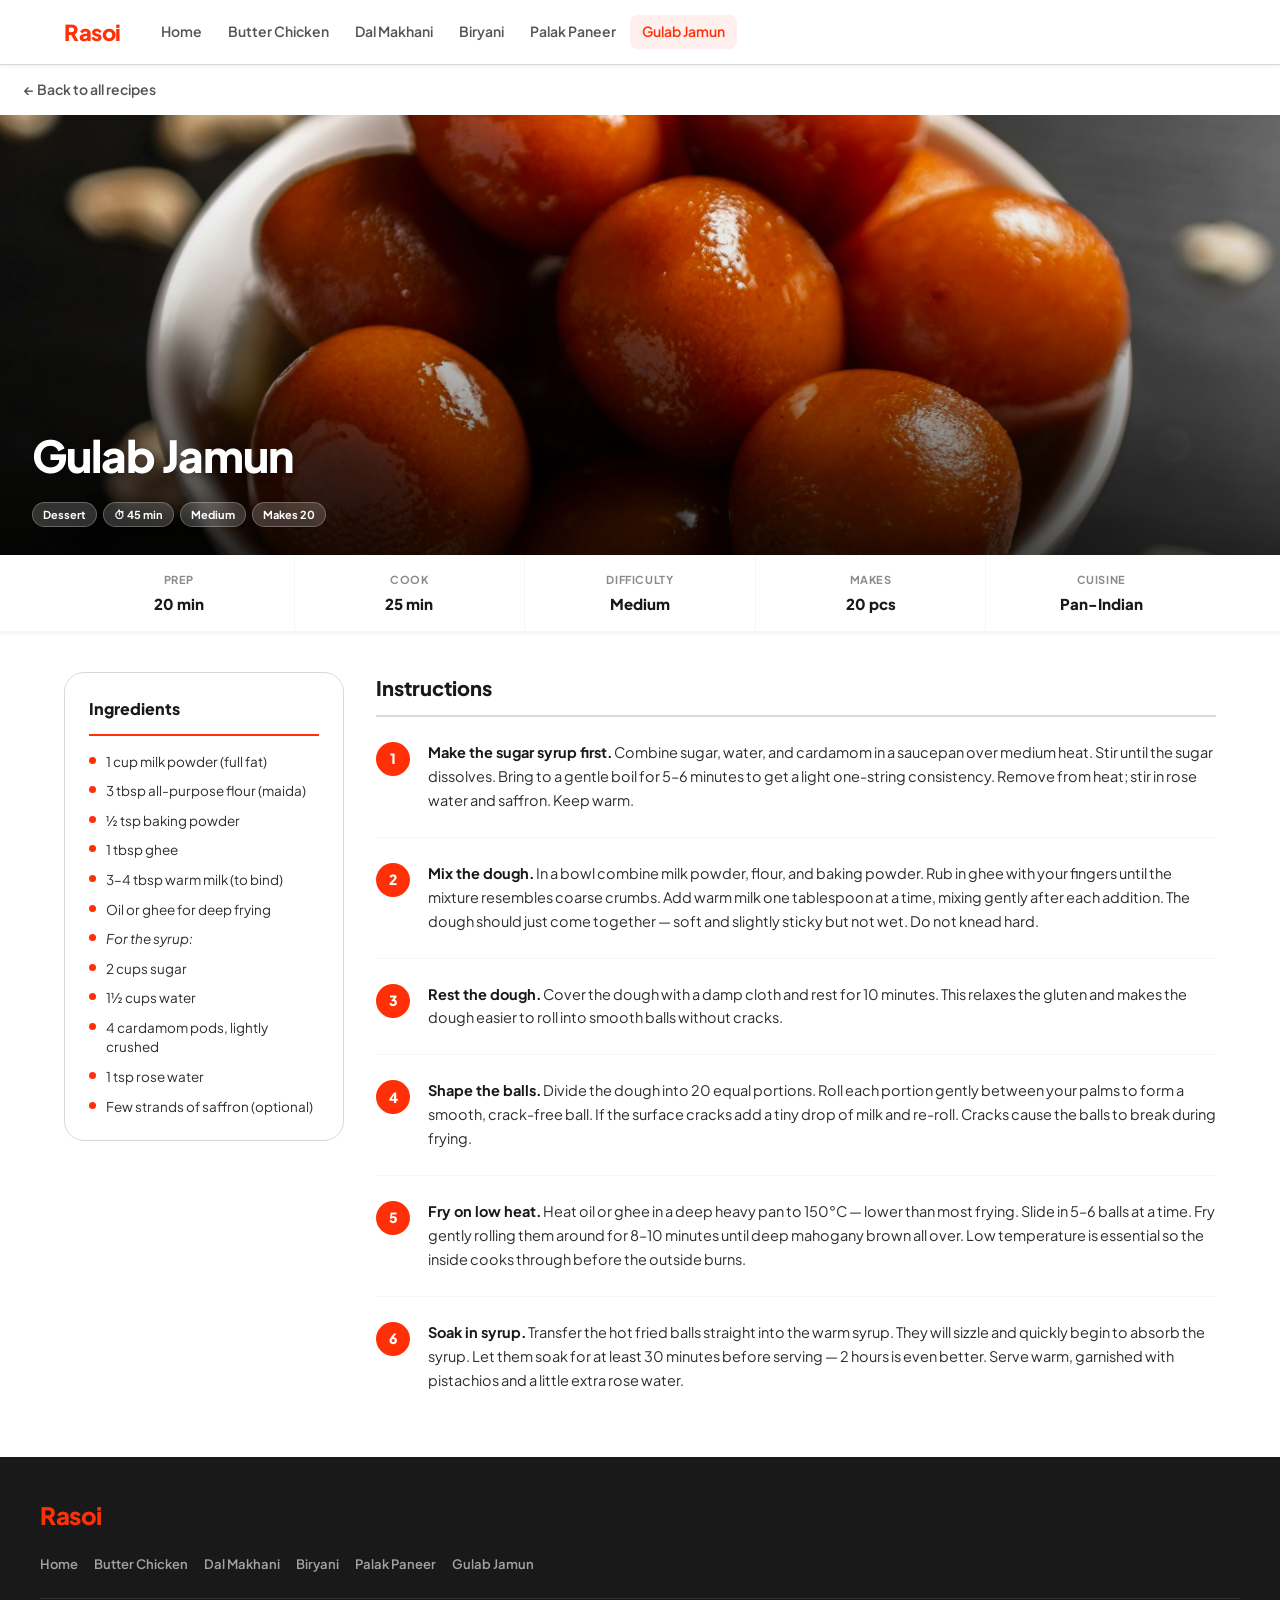
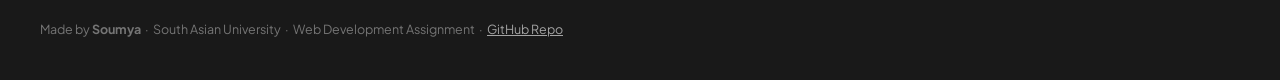
<file: recipe5.html>
<!DOCTYPE html>
<html lang="en">
<head>
  <meta charset="UTF-8" />
  <meta name="viewport" content="width=device-width, initial-scale=1.0" />
  <title>Gulab Jamun — Rasoi</title>
  <link rel="stylesheet" href="css/styles.css" />
</head>
<body>

<nav class="navbar">
  <div class="nav-inner">
    <a href="index.html" class="nav-logo">Rasoi</a>
    <div class="nav-links">
      <a href="index.html">Home</a>
      <a href="recipe1.html">Butter Chicken</a>
      <a href="recipe2.html">Dal Makhani</a>
      <a href="recipe3.html">Biryani</a>
      <a href="recipe4.html">Palak Paneer</a>
      <a href="recipe5.html" class="active">Gulab Jamun</a>
    </div>
    <label class="hamburger-label" for="menu-toggle" aria-label="Open navigation">
      <span></span><span></span><span></span>
    </label>
  </div>
  <input type="checkbox" id="menu-toggle" />
  
  <div class="nav-drawer">
    <a href="index.html">Home</a>
    <a href="recipe1.html">Butter Chicken</a>
    <a href="recipe2.html">Dal Makhani</a>
    <a href="recipe3.html">Biryani</a>
    <a href="recipe4.html">Palak Paneer</a>
    <a href="recipe5.html" class="active">Gulab Jamun</a>
  </div>
</nav>

<a href="index.html" class="back-link">← Back to all recipes</a>

<div class="recipe-banner">
  <!-- correct gulab jamun image -->
  <img
    src="./images/Gulab Jamun .jpg"
    alt="Gulab Jamun soaked in rose syrup"
  />
  <div class="banner-overlay"></div>
  <div class="banner-title">
    <h1>Gulab Jamun</h1>
    <div class="meta-row">
      <span class="meta-pill">Dessert</span>
      <span class="meta-pill">⏱ 45 min</span>
      <span class="meta-pill">Medium</span>
      <span class="meta-pill">Makes 20</span>
    </div>
  </div>
</div>

<div class="stats-bar">
  <div class="stats-inner">
    <div class="stat"><span class="stat-label">Prep</span><span class="stat-value">20 min</span></div>
    <div class="stat"><span class="stat-label">Cook</span><span class="stat-value">25 min</span></div>
    <div class="stat"><span class="stat-label">Difficulty</span><span class="stat-value">Medium</span></div>
    <div class="stat"><span class="stat-label">Makes</span><span class="stat-value">20 pcs</span></div>
    <div class="stat"><span class="stat-label">Cuisine</span><span class="stat-value">Pan-Indian</span></div>
  </div>
</div>

<div class="recipe-body">

  <aside>
    <div class="sidebar-card">
      <h3>Ingredients</h3>
      <ul class="ing-list">
        <li><span class="ing-dot"></span>1 cup milk powder (full fat)</li>
        <li><span class="ing-dot"></span>3 tbsp all-purpose flour (maida)</li>
        <li><span class="ing-dot"></span>½ tsp baking powder</li>
        <li><span class="ing-dot"></span>1 tbsp ghee</li>
        <li><span class="ing-dot"></span>3–4 tbsp warm milk (to bind)</li>
        <li><span class="ing-dot"></span>Oil or ghee for deep frying</li>
        <li><span class="ing-dot"></span><em>For the syrup:</em></li>
        <li><span class="ing-dot"></span>2 cups sugar</li>
        <li><span class="ing-dot"></span>1½ cups water</li>
        <li><span class="ing-dot"></span>4 cardamom pods, lightly crushed</li>
        <li><span class="ing-dot"></span>1 tsp rose water</li>
        <li><span class="ing-dot"></span>Few strands of saffron (optional)</li>
      </ul>
    </div>
  </aside>

  <main class="instructions-section">
    <h3>Instructions</h3>

    <div class="step">
      <span class="step-n">1</span>
      <p><strong>Make the sugar syrup first.</strong> Combine sugar, water, and cardamom in a saucepan over medium heat. Stir until the sugar dissolves. Bring to a gentle boil for 5–6 minutes to get a light one-string consistency. Remove from heat; stir in rose water and saffron. Keep warm.</p>
    </div>

    <div class="step">
      <span class="step-n">2</span>
      <p><strong>Mix the dough.</strong> In a bowl combine milk powder, flour, and baking powder. Rub in ghee with your fingers until the mixture resembles coarse crumbs. Add warm milk one tablespoon at a time, mixing gently after each addition. The dough should just come together — soft and slightly sticky but not wet. Do not knead hard.</p>
    </div>

    <div class="step">
      <span class="step-n">3</span>
      <p><strong>Rest the dough.</strong> Cover the dough with a damp cloth and rest for 10 minutes. This relaxes the gluten and makes the dough easier to roll into smooth balls without cracks.</p>
    </div>

    <div class="step">
      <span class="step-n">4</span>
      <p><strong>Shape the balls.</strong> Divide the dough into 20 equal portions. Roll each portion gently between your palms to form a smooth, crack-free ball. If the surface cracks add a tiny drop of milk and re-roll. Cracks cause the balls to break during frying.</p>
    </div>

    <div class="step">
      <span class="step-n">5</span>
      <p><strong>Fry on low heat.</strong> Heat oil or ghee in a deep heavy pan to 150°C — lower than most frying. Slide in 5–6 balls at a time. Fry gently rolling them around for 8–10 minutes until deep mahogany brown all over. Low temperature is essential so the inside cooks through before the outside burns.</p>
    </div>

    <div class="step">
      <span class="step-n">6</span>
      <p><strong>Soak in syrup.</strong> Transfer the hot fried balls straight into the warm syrup. They will sizzle and quickly begin to absorb the syrup. Let them soak for at least 30 minutes before serving — 2 hours is even better. Serve warm, garnished with pistachios and a little extra rose water.</p>
    </div>
  </main>

</div>

<footer>
  <div class="footer-inner">
    <div class="footer-logo">Rasoi</div>
    <nav class="footer-nav">
      <a href="index.html">Home</a>
      <a href="recipe1.html">Butter Chicken</a>
      <a href="recipe2.html">Dal Makhani</a>
      <a href="recipe3.html">Biryani</a>
      <a href="recipe4.html">Palak Paneer</a>
      <a href="recipe5.html">Gulab Jamun</a>
    </nav>
    <div class="footer-rule"></div>
    <p class="footer-copy">
      Made by <strong style="color:var(--accent)">Soumya</strong> &nbsp;·&nbsp;
      South Asian University &nbsp;·&nbsp;
      Web Development Assignment &nbsp;·&nbsp;
      <a href="https://github.com/soumyax007/Rasoi.git" target="_blank" rel="noopener">GitHub Repo</a>
    </p>
  </div>
</footer>


</body>
</html>
</file>
<file: css/styles.css>
/* ═══════════════════════════════════════════════
   RASOI — DoorDash-Inspired Design System
   ═══════════════════════════════════════════════ */

@import url('https://fonts.googleapis.com/css2?family=Plus+Jakarta+Sans:wght@400;500;600;700;800&display=swap');

/* ── Variables ── */
:root {
  --red:       #FF3008;
  --red-dark:  #D9280A;
  --red-light: #FFF0EE;
  --black:     #191919;
  --gray-900:  #2D2D2D;
  --gray-700:  #555555;
  --gray-500:  #8A8A8A;
  --gray-300:  #D9D9D9;
  --gray-100:  #F6F6F6;
  --white:     #FFFFFF;
  --radius-sm: 8px;
  --radius:    14px;
  --radius-lg: 20px;
  --shadow-sm: 0 1px 4px rgba(0,0,0,.08);
  --shadow:    0 4px 16px rgba(0,0,0,.10);
  --shadow-lg: 0 8px 32px rgba(0,0,0,.14);
  --font:      'Plus Jakarta Sans', sans-serif;
  --nav-h:     64px;
  --max-w:     1200px;
  --transition: .2s ease;
}

/* ── Reset ── */
*, *::before, *::after { box-sizing: border-box; margin: 0; padding: 0; }
html { scroll-behavior: smooth; }
body {
  font-family: var(--font);
  color: var(--black);
  background: var(--white);
  line-height: 1.55;
  -webkit-font-smoothing: antialiased;
}
img { display: block; width: 100%; height: 100%; object-fit: cover; }
a  { text-decoration: none; color: inherit; }
ul { list-style: none; }
button { font-family: inherit; cursor: pointer; border: none; background: none; }

/* ══════════════════════════════════════════
   NAVBAR
══════════════════════════════════════════ */
.navbar {
  position: sticky;
  top: 0;
  z-index: 100;
  background: var(--white);
  border-bottom: 1px solid var(--gray-300);
  box-shadow: var(--shadow-sm);
}

.nav-inner {
  max-width: var(--max-w);
  margin: 0 auto;
  padding: 0 24px;
  height: var(--nav-h);
  display: flex;
  align-items: center;
  gap: 28px;
}

.nav-logo {
  font-size: 22px;
  font-weight: 800;
  color: var(--red);
  letter-spacing: -0.5px;
  flex-shrink: 0;
}

.nav-links {
  display: flex;
  align-items: center;
  gap: 2px;
  flex: 1;
}

.nav-links a {
  font-size: 14px;
  font-weight: 600;
  color: var(--gray-700);
  padding: 6px 12px;
  border-radius: var(--radius-sm);
  transition: background var(--transition), color var(--transition);
  white-space: nowrap;
}
.nav-links a:hover,
.nav-links a.active {
  color: var(--red);
  background: var(--red-light);
}

/* hamburger: pure CSS checkbox trick */
#menu-toggle { display: none; position: absolute; }

.hamburger-label {
  display: none;
  flex-direction: column;
  gap: 5px;
  cursor: pointer;
  padding: 6px;
  margin-left: auto;
}
.hamburger-label span {
  display: block;
  width: 22px;
  height: 2px;
  background: var(--black);
  border-radius: 2px;
}

/* mobile drawer */
.nav-drawer {
  display: none;
  flex-direction: column;
  background: var(--white);
  border-top: 1px solid var(--gray-100);
  padding: 12px 24px 20px;
  gap: 2px;
}
.nav-drawer a {
  font-size: 15px;
  font-weight: 600;
  color: var(--gray-700);
  padding: 10px 12px;
  border-radius: var(--radius-sm);
  transition: background var(--transition), color var(--transition);
}
.nav-drawer a:hover,
.nav-drawer a.active {
  color: var(--red);
  background: var(--red-light);
}

#menu-toggle:checked ~ .nav-drawer { display: flex; }

/* ══════════════════════════════════════════
   HERO
══════════════════════════════════════════ */
.hero {
  background: linear-gradient(135deg, #FF3008 0%, #FF6B00 100%);
  padding: 72px 24px 80px;
  text-align: center;
  position: relative;
  overflow: hidden;
}

.hero::before,
.hero::after {
  content: '';
  position: absolute;
  border-radius: 50%;
  background: rgba(255,255,255,.07);
  pointer-events: none;
}
.hero::before { width: 480px; height: 480px; top: -200px; right: -120px; }
.hero::after  { width: 320px; height: 320px; bottom: -140px; left: -80px; }

.hero-eyebrow {
  display: inline-block;
  background: rgba(255,255,255,.2);
  color: var(--white);
  font-size: 13px;
  font-weight: 700;
  letter-spacing: .8px;
  text-transform: uppercase;
  padding: 5px 14px;
  border-radius: 100px;
  margin-bottom: 18px;
}

.hero h1 {
  font-size: clamp(32px, 5vw, 54px);
  font-weight: 800;
  color: var(--white);
  letter-spacing: -1.5px;
  line-height: 1.1;
  margin-bottom: 16px;
}
.hero h1 em {
  font-style: normal;
  text-decoration: underline;
  text-decoration-color: rgba(255,255,255,.45);
  text-underline-offset: 5px;
}

.hero-sub {
  color: rgba(255,255,255,.85);
  font-size: 16px;
  max-width: 540px;
  margin: 0 auto 32px;
  line-height: 1.6;
}

/* Search bar */
.search-wrap {
  display: flex;
  max-width: 480px;
  margin: 0 auto;
  background: var(--white);
  border-radius: 100px;
  box-shadow: 0 8px 24px rgba(0,0,0,.2);
  overflow: hidden;
}
.search-wrap input {
  flex: 1;
  border: none;
  outline: none;
  padding: 14px 20px;
  font-family: var(--font);
  font-size: 15px;
  color: var(--black);
  background: transparent;
}
.search-wrap button {
  background: var(--black);
  color: var(--white);
  font-size: 14px;
  font-weight: 700;
  padding: 0 24px;
  border-radius: 0 100px 100px 0;
  transition: background var(--transition);
  flex-shrink: 0;
}
.search-wrap button:hover { background: var(--gray-900); }

/* ══════════════════════════════════════════
   CONTAINER / LAYOUT
══════════════════════════════════════════ */
.container {
  max-width: var(--max-w);
  margin: 0 auto;
  padding: 40px 24px 64px;
}

/* ── Section headers ── */
.section-header {
  display: flex;
  align-items: center;
  justify-content: space-between;
  margin: 40px 0 20px;
}
.section-header h2 {
  font-size: 20px;
  font-weight: 800;
  color: var(--black);
  letter-spacing: -0.3px;
}

/* ── Intro banner ── */
.intro-card {
  background: var(--red-light);
  border-left: 4px solid var(--red);
  border-radius: var(--radius);
  padding: 20px 24px;
  display: flex;
  gap: 16px;
  align-items: flex-start;
  margin-bottom: 8px;
}
.intro-glyph {
  font-size: 32px;
  line-height: 1;
  flex-shrink: 0;
  margin-top: 2px;
}
.intro-card h2 {
  font-size: 18px;
  font-weight: 800;
  margin-bottom: 6px;
  color: var(--black);
}
.intro-card p {
  font-size: 14px;
  color: var(--gray-700);
  line-height: 1.6;
}

/* ── Ruled label ── */
.ruled-label {
  display: flex;
  align-items: center;
  gap: 12px;
  margin: 36px 0 18px;
  font-size: 18px;
  font-weight: 800;
  color: var(--black);
  letter-spacing: -0.3px;
}
.ruled-label::after {
  content: '';
  flex: 1;
  height: 2px;
  background: var(--gray-100);
  border-radius: 2px;
}

/* ── Category pills ── */
.cat-strip {
  display: flex;
  gap: 8px;
  flex-wrap: wrap;
  margin-bottom: 8px;
}
.cat-pill {
  background: var(--gray-100);
  color: var(--gray-700);
  font-size: 13px;
  font-weight: 700;
  padding: 8px 18px;
  border-radius: 100px;
  border: 2px solid transparent;
  transition: all var(--transition);
}
.cat-pill:hover  { background: var(--red-light); color: var(--red); border-color: var(--red); }
.cat-pill.active { background: var(--red); color: var(--white); border-color: var(--red); }

/* ══════════════════════════════════════════
   RECIPE CARDS GRID
══════════════════════════════════════════ */
.cards-grid {
  display: grid;
  grid-template-columns: repeat(auto-fill, minmax(260px, 1fr));
  gap: 20px;
}

.recipe-card {
  background: var(--white);
  border-radius: var(--radius-lg);
  box-shadow: var(--shadow);
  overflow: hidden;
  transition: transform .22s ease, box-shadow .22s ease;
  display: flex;
  flex-direction: column;
}
.recipe-card:hover {
  transform: translateY(-4px);
  box-shadow: var(--shadow-lg);
}

.card-img {
  position: relative;
  height: 190px;
  flex-shrink: 0;
}

.card-badge {
  position: absolute;
  top: 12px;
  left: 12px;
  background: var(--white);
  color: var(--black);
  font-size: 11px;
  font-weight: 800;
  text-transform: uppercase;
  letter-spacing: .5px;
  padding: 4px 10px;
  border-radius: 100px;
  box-shadow: var(--shadow-sm);
}

.card-body {
  padding: 16px 18px 20px;
  flex: 1;
  display: flex;
  flex-direction: column;
  gap: 8px;
}
.card-body h3 {
  font-size: 16px;
  font-weight: 800;
  letter-spacing: -0.2px;
  color: var(--black);
  line-height: 1.25;
}
.card-desc {
  font-size: 13px;
  color: var(--gray-700);
  line-height: 1.55;
  flex: 1;
}
.meta-row {
  display: flex;
  gap: 6px;
  flex-wrap: wrap;
  margin-top: 2px;
}
.meta-pill {
  font-size: 11px;
  font-weight: 700;
  color: var(--gray-700);
  background: var(--gray-100);
  border-radius: 100px;
  padding: 3px 10px;
}

.btn {
  display: inline-block;
  background: var(--red);
  color: var(--white);
  font-size: 13px;
  font-weight: 700;
  padding: 10px 20px;
  border-radius: 100px;
  text-align: center;
  transition: background var(--transition);
  margin-top: 6px;
}
.btn:hover { background: var(--red-dark); color: var(--white); }

/* ══════════════════════════════════════════
   RECIPE PAGE — BANNER
══════════════════════════════════════════ */
.back-link {
  display: inline-flex;
  align-items: center;
  gap: 6px;
  color: var(--gray-700);
  font-size: 14px;
  font-weight: 600;
  padding: 14px 24px;
  transition: color var(--transition);
}
.back-link:hover { color: var(--red); }

.recipe-banner {
  position: relative;
  width: 100%;
  height: clamp(260px, 40vw, 440px);
  overflow: hidden;
}
.recipe-banner img { object-position: center 40%; }

.banner-overlay {
  position: absolute;
  inset: 0;
  background: linear-gradient(to top, rgba(0,0,0,.72) 0%, rgba(0,0,0,.12) 60%, transparent 100%);
}

.banner-title {
  position: absolute;
  bottom: 28px;
  left: 32px;
  right: 32px;
}
.banner-title h1 {
  font-size: clamp(28px, 4vw, 44px);
  font-weight: 800;
  color: var(--white);
  letter-spacing: -1px;
  margin-bottom: 12px;
  text-shadow: 0 2px 8px rgba(0,0,0,.4);
}
.banner-title .meta-row .meta-pill {
  background: rgba(255,255,255,.18);
  color: var(--white);
  backdrop-filter: blur(6px);
  border: 1px solid rgba(255,255,255,.25);
}

/* ── Stats bar ── */
.stats-bar {
  background: var(--white);
  border-bottom: 1px solid var(--gray-100);
  box-shadow: var(--shadow-sm);
}
.stats-inner {
  max-width: var(--max-w);
  margin: 0 auto;
  padding: 0 24px;
  display: flex;
}
.stat {
  flex: 1;
  display: flex;
  flex-direction: column;
  align-items: center;
  padding: 16px 12px;
  border-right: 1px solid var(--gray-100);
}
.stat:last-child { border-right: none; }
.stat-label {
  font-size: 11px;
  font-weight: 700;
  text-transform: uppercase;
  letter-spacing: .6px;
  color: var(--gray-500);
  margin-bottom: 4px;
}
.stat-value {
  font-size: 15px;
  font-weight: 800;
  color: var(--black);
}

/* ══════════════════════════════════════════
   RECIPE PAGE — BODY
══════════════════════════════════════════ */
.recipe-body {
  max-width: var(--max-w);
  margin: 0 auto;
  padding: 40px 24px 64px;
  display: grid;
  grid-template-columns: 280px 1fr;
  gap: 32px;
  align-items: start;
}

.sidebar-card {
  background: var(--white);
  border: 1.5px solid var(--gray-300);
  border-radius: var(--radius-lg);
  padding: 24px;
  position: sticky;
  top: calc(var(--nav-h) + 16px);
}
.sidebar-card h3 {
  font-size: 16px;
  font-weight: 800;
  color: var(--black);
  margin-bottom: 16px;
  padding-bottom: 12px;
  border-bottom: 2px solid var(--red);
}

.ing-list { display: flex; flex-direction: column; gap: 10px; }
.ing-list li {
  display: flex;
  align-items: flex-start;
  gap: 10px;
  font-size: 13.5px;
  color: var(--gray-900);
  line-height: 1.45;
}
.ing-dot {
  width: 7px;
  height: 7px;
  border-radius: 50%;
  background: var(--red);
  flex-shrink: 0;
  margin-top: 5px;
}

.instructions-section h3 {
  font-size: 20px;
  font-weight: 800;
  color: var(--black);
  margin-bottom: 24px;
  padding-bottom: 12px;
  border-bottom: 2px solid var(--gray-300);
}

.step {
  display: flex;
  gap: 18px;
  margin-bottom: 24px;
  padding-bottom: 24px;
  border-bottom: 1px solid var(--gray-100);
}
.step:last-child { border-bottom: none; margin-bottom: 0; padding-bottom: 0; }

.step-n {
  width: 34px;
  height: 34px;
  border-radius: 50%;
  background: var(--red);
  color: var(--white);
  font-size: 14px;
  font-weight: 800;
  display: flex;
  align-items: center;
  justify-content: center;
  flex-shrink: 0;
  margin-top: 1px;
}

.step p {
  font-size: 14.5px;
  color: var(--gray-900);
  line-height: 1.65;
}
.step p strong { color: var(--black); font-weight: 700; }

/* ══════════════════════════════════════════
   FOOTER
══════════════════════════════════════════ */
footer {
  background: var(--black);
  color: rgba(255,255,255,.7);
  padding: 40px 24px;
}
.footer-inner {
  max-width: var(--max-w);
  margin: 0 auto;
}
.footer-logo {
  font-size: 24px;
  font-weight: 800;
  color: var(--red);
  margin-bottom: 20px;
  letter-spacing: -0.5px;
}
.footer-nav {
  display: flex;
  flex-wrap: wrap;
  gap: 6px 16px;
  margin-bottom: 24px;
}
.footer-nav a {
  font-size: 13px;
  font-weight: 600;
  color: rgba(255,255,255,.6);
  transition: color var(--transition);
}
.footer-nav a:hover { color: var(--white); }
.footer-rule { height: 1px; background: rgba(255,255,255,.1); margin-bottom: 20px; }
.footer-copy {
  font-size: 12.5px;
  color: rgba(255,255,255,.4);
  line-height: 1.7;
}
.footer-copy a { color: rgba(255,255,255,.6); text-decoration: underline; }
.footer-copy a:hover { color: var(--white); }

/* ══════════════════════════════════════════
   RESPONSIVE
══════════════════════════════════════════ */
@media (max-width: 900px) {
  .recipe-body { grid-template-columns: 1fr; }
  .sidebar-card { position: static; }
}

@media (max-width: 768px) {
  .nav-links { display: none; }
  .hamburger-label { display: flex; }
  .navbar { flex-direction: column; align-items: stretch; height: auto; }
  .nav-inner { height: var(--nav-h); }
  .hero { padding: 52px 20px 60px; }
  .cards-grid { grid-template-columns: 1fr 1fr; }
  .stats-inner { flex-wrap: wrap; }
  .stat { min-width: 50%; border-right: none; border-bottom: 1px solid var(--gray-100); }
  .stat:nth-last-child(-n+2) { border-bottom: none; }
  .banner-title { left: 20px; right: 20px; }
}

@media (max-width: 480px) {
  .cards-grid { grid-template-columns: 1fr; }
  .recipe-body { padding: 24px 16px 48px; }
  .step-n { width: 28px; height: 28px; font-size: 12px; }
}
</file>
